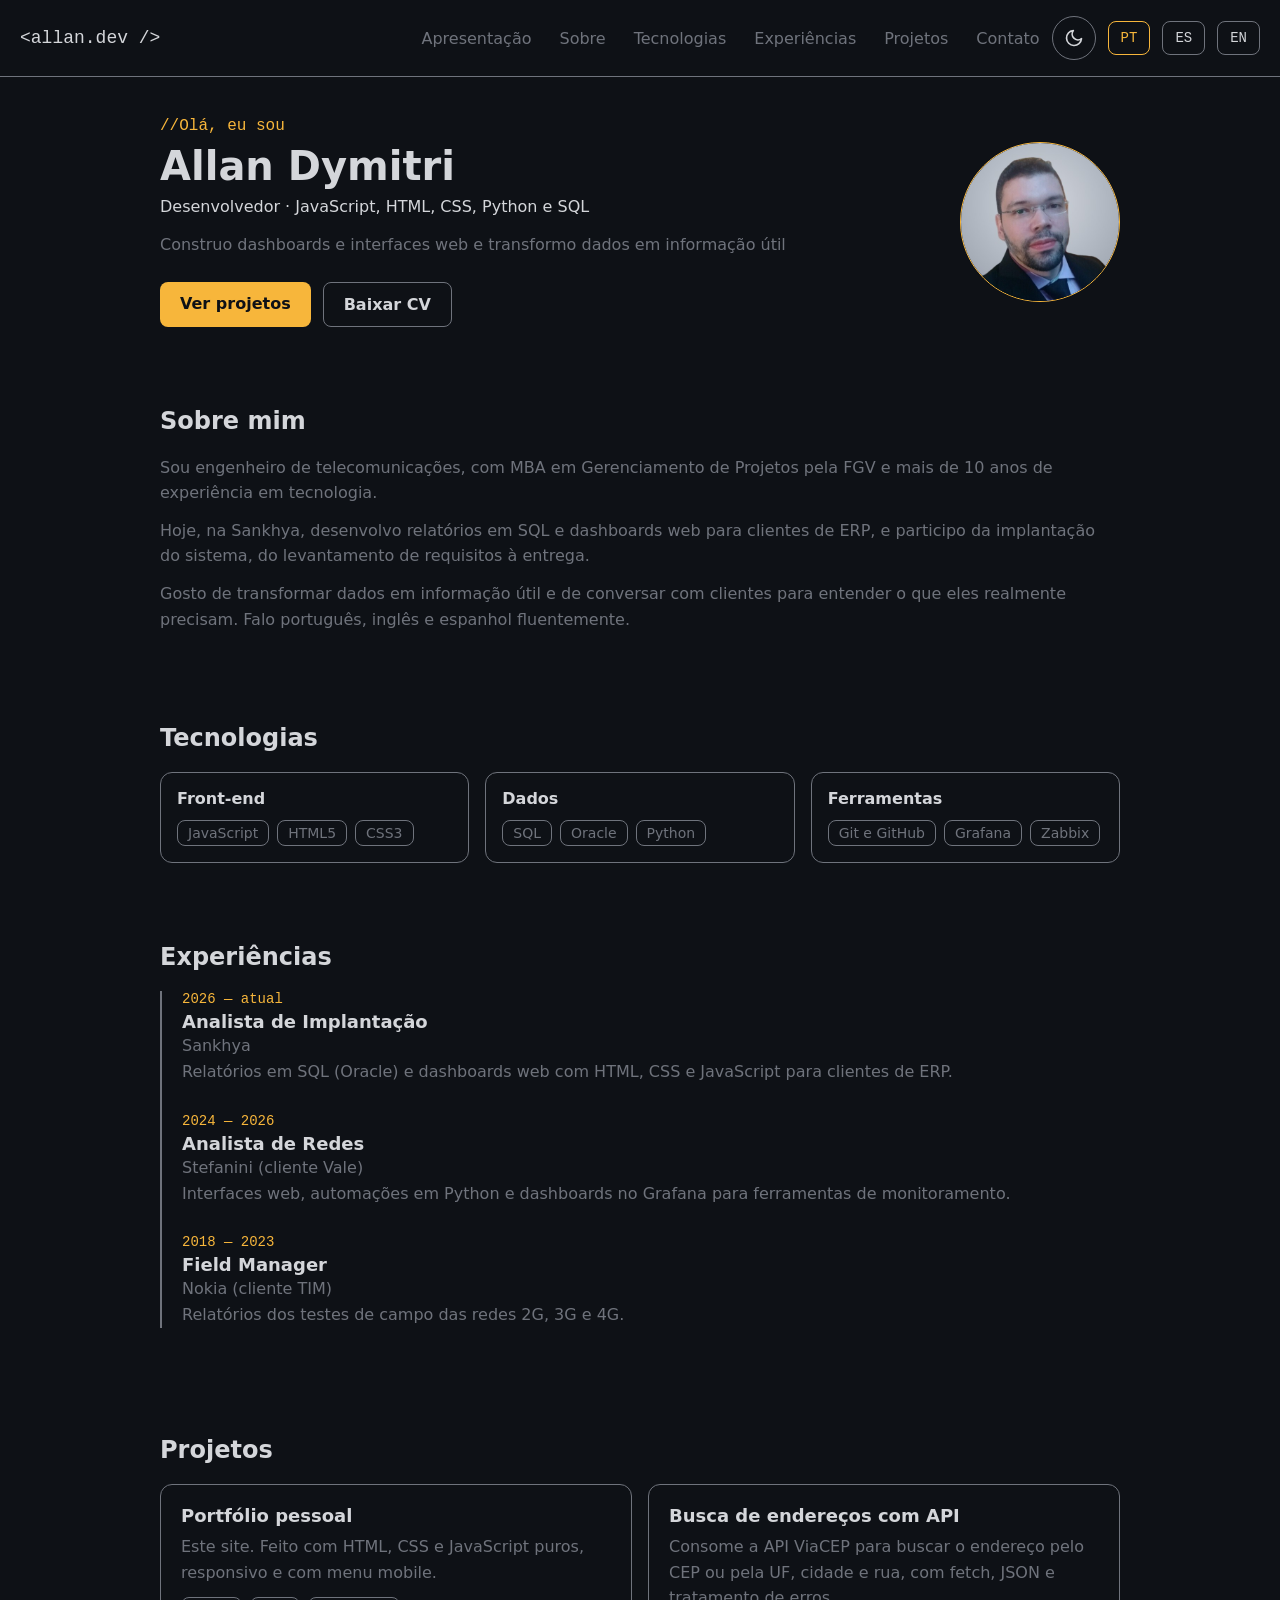
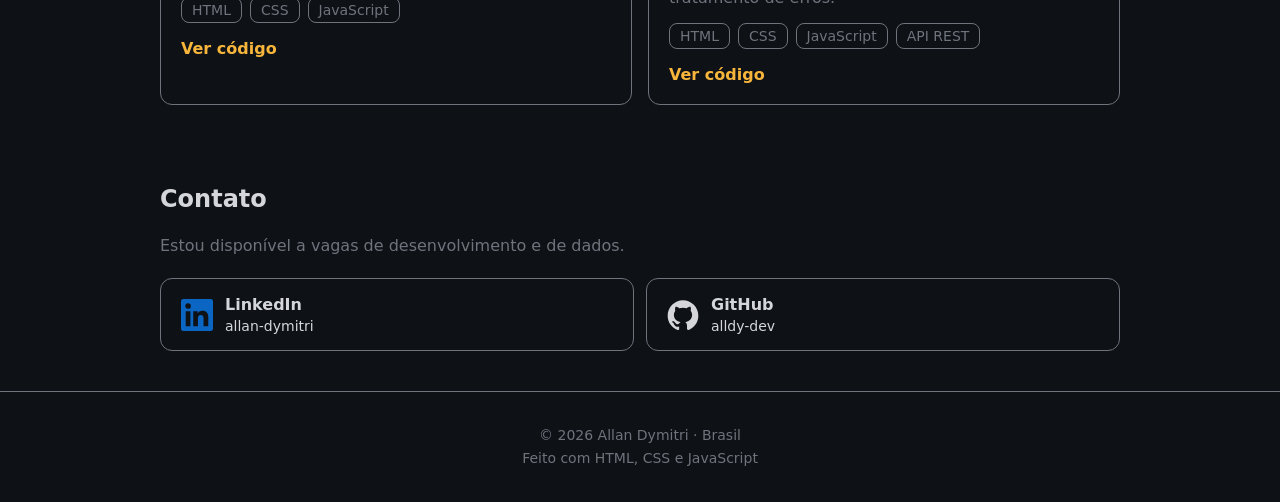
<file: index.html>
<!DOCTYPE html>
<html lang="pt-BR">

<head>
    <meta charset="UTF-8">
    <meta name="viewport" content="width=device-width, initial-scale=1.0">
    <meta name="description"
        content="Portfólio de Allan Dymitri, desenvolvedor com foco em JavaScript, HTML, CSS, Python e SQL.">
    <link rel="stylesheet" href="css/style.css">
    <link rel="icon" href="images/favicon.svg" type="image/svg+xml">
    <title>Allan dev</title>
</head>

<body>
    <header class="header-nav">
        <a href="#begin" class="logo">&lt;allan.dev /&gt;</a>
        <nav class="naveg">
            <ul class="nav-ul-list">
                <!-- i18n is an abbreviation for internationalization -->
                <li><a href="introduction.html" class="header-link" data-i18n="nav.presentation" target="_blank"
                        rel="noopener">Apresentação</a></li>
                <li><a href="#about" class="header-link" data-i18n="nav.about">Sobre</a></li>
                <li><a href="#technology" class="header-link" data-i18n="nav.technology">Tecnologias</a></li>
                <li><a href="#experience" class="header-link" data-i18n="nav.experience">Experiências</a></li>
                <li><a href="#projects" class="header-link" data-i18n="nav.projects">Projetos</a></li>
                <li><a href="#contact" class="header-link" data-i18n="nav.contact">Contato</a></li>
            </ul>
        </nav>
        <button type="button" class="theme-button" aria-label="Alternar entre tema claro e escuro">

            <!-- Moon icon -->
            <svg class="moon-icon" width="20" height="20" viewBox="0 0 24 24" fill="none" stroke="currentColor"
                stroke-width="2" stroke-linecap="round" stroke-linejoin="round" aria-hidden="true">
                <path d="M21 12.8A9 9 0 1 1 11.2 3a7 7 0 0 0 9.8 9.8z" />
            </svg>

            <!-- Sun icon-->
            <svg class="sun-icon" width="20" height="20" viewBox="0 0 24 24" fill="none" stroke="currentColor"
                stroke-width="2" stroke-linecap="round" stroke-linejoin="round" aria-hidden="true">
                <circle cx="12" cy="12" r="4" />
                <path
                    d="M12 2v2M12 20v2M4.9 4.9l1.4 1.4M17.7 17.7l1.4 1.4M2 12h2M20 12h2M4.9 19.1l1.4-1.4M17.7 6.3l1.4-1.4" />
            </svg>

        </button>
        <button type="button" class="lang-button active" data-lang="pt">PT</button>
        <button type="button" class="lang-button" data-lang="es">ES</button>
        <button type="button" class="lang-button" data-lang="en">EN</button>

        <!--Menu button, is showing only in mobile and tablet -->
        <button type="button" class="menu-button" aria-label="Abrir menu">
            <!-- Menu icon-->
            <svg class="menu-icon" width="24" height="24" viewBox="0 0 24 24" fill="none" stroke="currentColor"
                stroke-width="2" stroke-linecap="round" aria-hidden="true">
                <path d="M4 7h16M4 12h16M4 17h16" />
            </svg>
            <!-- Close icon-->
            <svg class="close-icon" width="24" height="24" viewBox="0 0 24 24" fill="none" stroke="currentColor"
                stroke-width="2" stroke-linecap="round" aria-hidden="true">
                <path d="M6 6l12 12M18 6L6 18" />
            </svg>
        </button>
    </header>
    <main>
        <!-- 01. Hero -->
        <section id="begin" class="hero">
            <div class="hero-content">
                <p class="hero-greeting" data-i18n="hero.greeting">//Olá, eu sou</p>
                <h1 class="hero-name">Allan Dymitri</h1>
                <p class="hero-role" data-i18n="hero.role">Desenvolvedor · JavaScript, HTML, CSS, Python e SQL</p>
                <p class="hero-text" data-i18n="hero.text">Construo dashboards e interfaces web e transformo dados em
                    informação útil</p>
                <div class="hero-buttons">
                    <a href="#projects" class="button button-primary" data-i18n="hero.projects">Ver projetos</a>
                    <a href="files_CVs/cv-allan-pt.pdf" class="button button-secondary cv-link" download
                        data-i18n="hero.cv">Baixar CV</a>
                </div>
            </div>

            <img src="images/allan_job.jpg" alt="Foto de Allan Dymitri" class="hero-photo" width="450" height="450">
        </section>

        <!-- 02. About -->
        <section id="about" class="about-section">
            <h2 class="section-title" data-i18n="about.title">Sobre mim</h2>
            <p class="about-text" data-i18n="about.text_01">Sou engenheiro de telecomunicações, com MBA em Gerenciamento
                de Projetos pela FGV e
                mais de 10 anos de experiência em tecnologia.</p>
            <p class="about-text" data-i18n="about.text_02">Hoje, na Sankhya, desenvolvo relatórios em SQL e dashboards
                web para clientes de ERP,
                e participo da implantação do sistema, do levantamento de requisitos à entrega.</p>
            <p class="about-text" data-i18n="about.text_03">Gosto de transformar dados em informação útil e de conversar
                com clientes para
                entender o que eles realmente precisam. Falo português, inglês e espanhol fluentemente.</p>
        </section>

        <!-- 03. Technologies -->
        <section id="technology" class="technology-section">
            <h2 class="section-title" data-i18n="knowledge.technologies_01">Tecnologias</h2>
            <div class="tech-groups">

                <div class="tech-group">
                    <h3 class="tech-group-title">Front-end</h3>
                    <ul class="tech-list">
                        <li>JavaScript</li>
                        <li>HTML5</li>
                        <li>CSS3</li>
                    </ul>
                </div>

                <div class="tech-group">
                    <h3 class="tech-group-title" data-i18n="knowledge.technologies_02">Dados</h3>
                    <ul class="tech-list">
                        <li>SQL</li>
                        <li>Oracle</li>
                        <li>Python</li>
                    </ul>
                </div>

                <div class="tech-group">
                    <h3 class="tech-group-title" data-i18n="knowledge.technologies_03">Ferramentas</h3>
                    <ul class="tech-list">
                        <li data-i18n="knowledge.technologies_04">Git e GitHub</li>
                        <li>Grafana</li>
                        <li>Zabbix</li>
                    </ul>
                </div>
            </div>
        </section>

        <!-- 04. Experience -->
        <section id="experience" class="experience-section">
            <h2 class="section-title" data-i18n="experience.text_01">Experiências</h2>
            <ol class="experience-list">
                <li class="experience-item">
                    <p class="experience-date" data-i18n="experience.text_02">2026 — atual</p>
                    <h3 class="experience-role" data-i18n="experience.text_03">Analista de Implantação</h3>
                    <p class="experience-company">Sankhya</p>
                    <p class="experience-text" data-i18n="experience.text_04">Relatórios em SQL (Oracle) e dashboards
                        web com HTML, CSS e JavaScript
                        para clientes de ERP.</p>
                </li>

                <li class="experience-item">
                    <p class="experience-date">2024 — 2026</p>
                    <h3 class="experience-role" data-i18n="experience.text_05">Analista de Redes</h3>
                    <p class="experience-company" data-i18n="experience.text_06">Stefanini (cliente Vale)</p>
                    <p class="experience-text" data-i18n="experience.text_07">Interfaces web, automações em Python e
                        dashboards no Grafana para
                        ferramentas de monitoramento.</p>
                </li>

                <li class="experience-item">
                    <p class="experience-date">2018 — 2023</p>
                    <h3 class="experience-role">Field Manager</h3>
                    <p class="experience-company" data-i18n="experience.text_08">Nokia (cliente TIM)</p>
                    <p class="experience-text" data-i18n="experience.text_09">Relatórios dos testes de campo das redes
                        2G, 3G e 4G.</p>
                </li>
            </ol>
        </section>

        <!-- 05. Projects -->
        <section id="projects" class="projects-section">
            <h2 class="section-title" data-i18n="projects.text_01">Projetos</h2>

            <div class="projects-list">
                <article class="project-card">
                    <h3 class="project-title" data-i18n="projects.text_02">Portfólio pessoal</h3>
                    <p class="project-text" data-i18n="projects.text_03">Este site. Feito com HTML, CSS e JavaScript
                        puros, responsivo e com menu
                        mobile.</p>
                    <ul class="project-tags">
                        <li>HTML</li>
                        <li>CSS</li>
                        <li>JavaScript</li>
                    </ul>
                    <a href="https://github.com/alldy-dev/alldy-dev.github.io	" class="project-link" target="_blank"
                        rel="noopener" data-i18n="projects.text_04">Ver
                        código</a>
                </article>

                <article class="project-card">
                    <h3 class="project-title" data-i18n="projects.text_05">Busca de endereços com API</h3>
                    <p class="project-text" data-i18n="projects.text_06">Consome a API ViaCEP para buscar o endereço
                        pelo CEP ou pela UF, cidade e rua, com fetch, JSON e tratamento de erros.</p>
                    <ul class="project-tags">
                        <li>HTML</li>
                        <li>CSS</li>
                        <li>JavaScript</li>
                        <li>API REST</li>
                    </ul>
                    <a href="https://github.com/alldy-dev/API-CEP" class="project-link" target="_blank"
                        rel="noopener" data-i18n="projects.text_04">Ver código</a>
                </article>
            </div>
        </section>

        <!-- 06. Contact -->
        <section id="contact" class="contact-section">
            <h2 class="section-title" data-i18n="contact.text_01">Contato</h2>
            <p class="contact-text" data-i18n="contact.text_02">Estou disponível a vagas de desenvolvimento e de dados.
            </p>

            <div class="contact-links">

                <a href="https://www.linkedin.com/in/allan-dymitri-882bbb33/" class="contact-card" target="_blank"
                    rel="noopener">
                    <!-- LinkedIn logo -->
                    <svg class="contact-icon" viewBox="0 0 34 34" width="32" height="32" aria-hidden="true">
                        <path fill="#0a66c2"
                            d="M34 2.5v29a2.5 2.5 0 0 1-2.5 2.5h-29A2.5 2.5 0 0 1 0 31.5v-29A2.5 2.5 0 0 1 2.5 0h29A2.5 2.5 0 0 1 34 2.5M10 13H5v16h5zm.45-5.5a2.88 2.88 0 0 0-2.86-2.9H7.5a2.9 2.9 0 0 0 0 5.8 2.88 2.88 0 0 0 2.95-2.81zM29 19.28c0-4.81-3.06-6.68-6.1-6.68a5.7 5.7 0 0 0-5.06 2.58h-.14V13H13v16h5v-8.51a3.32 3.32 0 0 1 3-3.58h.19c1.59 0 2.77 1 2.77 3.52V29h5z">
                        </path>
                    </svg>
                    <div class="contact-info">
                        <span class="contact-name">LinkedIn</span>
                        <span class="contact-handle">allan-dymitri</span>
                    </div>
                </a>

                <a href="https://github.com/alldy-dev" class="contact-card" target="_blank" rel="noopener">
                    <!-- GitHub logo -->
                    <svg class="contact-icon" viewBox="0 0 24 24" width="32" height="32" fill="currentColor"
                        aria-hidden="true">
                        <path
                            d="M10.226 17.284c-2.965-.36-5.054-2.493-5.054-5.256 0-1.123.404-2.336 1.078-3.144-.292-.741-.247-2.314.09-2.965.898-.112 2.111.36 2.83 1.01.853-.269 1.752-.404 2.853-.404 1.1 0 1.999.135 2.807.382.696-.629 1.932-1.1 2.83-.988.315.606.36 2.179.067 2.942.72.854 1.101 2 1.101 3.167 0 2.763-2.089 4.852-5.098 5.234.763.494 1.28 1.572 1.28 2.807v2.336c0 .674.561 1.056 1.235.786 4.066-1.55 7.255-5.615 7.255-10.646C23.5 6.188 18.334 1 11.978 1 5.62 1 .5 6.188.5 12.545c0 4.986 3.167 9.12 7.435 10.669.606.225 1.19-.18 1.19-.786V20.63a2.9 2.9 0 0 1-1.078.224c-1.483 0-2.359-.808-2.987-2.313-.247-.607-.517-.966-1.034-1.033-.27-.023-.359-.135-.359-.27 0-.27.45-.471.898-.471.652 0 1.213.404 1.797 1.235.45.651.921.943 1.483.943.561 0 .92-.202 1.437-.719.382-.381.674-.718.944-.943">
                        </path>
                    </svg>
                    <div class="contact-info">
                        <span class="contact-name">GitHub</span>
                        <span class="contact-handle">alldy-dev</span>
                    </div>
                </a>

            </div>
        </section>
    </main>

    <footer class="footer-class">
        <p class="footer-text" data-i18n="footer.text_02">© 2026 Allan Dymitri · Brasil</p>
        <p class="footer-text" data-i18n="footer.text_01">Feito com HTML, CSS e JavaScript</p>
    </footer>
    <script src="js/script.js"></script>
</body>

</html>
</file>
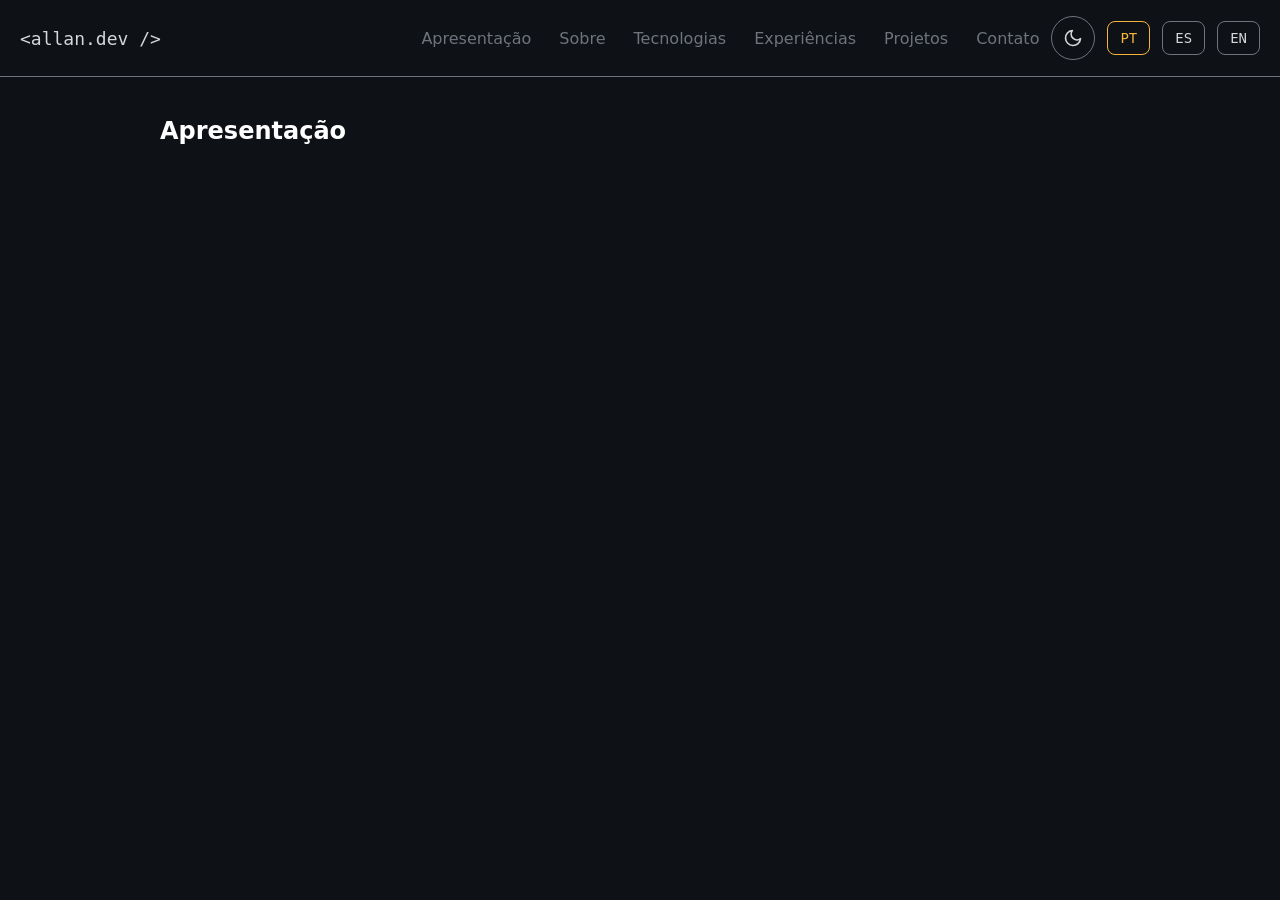
<file: introduction.html>
<!DOCTYPE html>
<html lang="pt-BR">

<head>
    <meta charset="UTF-8">
    <meta name="viewport" content="width=device-width, initial-scale=1.0">
    <title>Apresentação | Allan Dymitri</title>
    <link rel="stylesheet" href="css/style.css">
</head>

<body>
    <header class="header-nav">
        <a href="index.html" class="logo">&lt;allan.dev /&gt;</a>
        <nav class="naveg">
            <ul class="nav-ul-list">
                <!-- i18n is an abbreviation for internationalization -->
                <li><a href="introduction.html" class="header-link" data-i18n="nav.presentation" target="_blank"
                        rel="noopener">Apresentação</a>
                </li>
                <li><a href="index.html#about" class="header-link" data-i18n="nav.about">Sobre</a></li>
                <li><a href="index.html#technology" class="header-link" data-i18n="nav.technology">Tecnologias</a>
                </li>
                <li><a href="index.html#experience" class="header-link" data-i18n="nav.experience">Experiências</a>
                </li>
                <li><a href="index.html#projects" class="header-link" data-i18n="nav.projects">Projetos</a></li>
                <li><a href="index.html#contact" class="header-link" data-i18n="nav.contact">Contato</a></li>
            </ul>
        </nav>
        <button type="button" class="theme-button" aria-label="Alternar entre tema claro e escuro">

            <!-- Moon icon -->
            <svg class="moon-icon" width="20" height="20" viewBox="0 0 24 24" fill="none" stroke="currentColor"
                stroke-width="2" stroke-linecap="round" stroke-linejoin="round" aria-hidden="true">
                <path d="M21 12.8A9 9 0 1 1 11.2 3a7 7 0 0 0 9.8 9.8z" />
            </svg>

            <!-- Sun icon-->
            <svg class="sun-icon" width="20" height="20" viewBox="0 0 24 24" fill="none" stroke="currentColor"
                stroke-width="2" stroke-linecap="round" stroke-linejoin="round" aria-hidden="true">
                <circle cx="12" cy="12" r="4" />
                <path
                    d="M12 2v2M12 20v2M4.9 4.9l1.4 1.4M17.7 17.7l1.4 1.4M2 12h2M20 12h2M4.9 19.1l1.4-1.4M17.7 6.3l1.4-1.4" />
            </svg>

        </button>
        <button type="button" class="lang-button active" data-lang="pt">PT</button>
        <button type="button" class="lang-button" data-lang="es">ES</button>
        <button type="button" class="lang-button" data-lang="en">EN</button>

        <!--Menu button, is showing only in mobile and tablet -->
        <button type="button" class="menu-button" aria-label="Abrir menu">
            <!-- Menu icon-->
            <svg class="menu-icon" width="24" height="24" viewBox="0 0 24 24" fill="none" stroke="currentColor"
                stroke-width="2" stroke-linecap="round" aria-hidden="true">
                <path d="M4 7h16M4 12h16M4 17h16" />
            </svg>
            <!-- Close icon-->
            <svg class="close-icon" width="24" height="24" viewBox="0 0 24 24" fill="none" stroke="currentColor"
                stroke-width="2" stroke-linecap="round" aria-hidden="true">
                <path d="M6 6l12 12M18 6L6 18" />
            </svg>
        </button>
    </header>

    <main>
        <section class="presentation">
            <h1 data-i18n="intro.title">Apresentação</h1>
            <iframe class="intro-video" src="https://www.youtube.com/embed/dUWHdFi4cY0"
                title="Apresentação do portfólio de Allan Dymitri" loading="lazy" allowfullscreen>
            </iframe>
        </section>
    </main>

    <script src="js/script.js"></script>
</body>

</html>
</file>
<file: css/style.css>
/*Make color variable*/
:root {
    --color-background: #0e1116;
    --color-text: #6f737c;
    --color-text-2nd: #d4d6da;
    --color-yellow: #f7b63b;
    --color-white: white;
}

/* Light theme */
.light-theme {
    --color-background: #f6f7f9;
    --color-text: #5b6473;
    --color-text-2nd: #15181e;
    --color-yellow: #b07812;
}

.light-theme .moon-icon {
    display: none;
}

.light-theme .sun-icon {
    display: block;
}

/* reset */
* {
    margin: 0;
    padding: 0;
    box-sizing: border-box;
}

body {
    background-color: var(--color-background);
    color: var(--color-text);
    font-family: system-ui, sans-serif;
}

.header-nav {
    display: flex;
    align-items: center;
    gap: 12px;
    padding: 16px 20px;
    border-bottom: 1px solid var(--color-text);
    position: sticky;
    top: 0;
    background-color: var(--color-background);
}

.logo {
    font-family: monospace, sans-serif;
    font-size: 1.125rem;
    /* 18px */
    color: var(--color-text-2nd);
    text-decoration: none;
}

/*<header> --> <nav> --> <li>*/
.header-link {
    color: var(--color-text);
    text-decoration: none;
    transition: color 0.4s;
}


.naveg {
    display: none;
}

.lang-button {
    display: none;
    /*hidden on mobile*/
    background-color: transparent;
    color: var(--color-text-2nd);
    border: 1px solid var(--color-text);
    padding: 8px 12px;
    border-radius: 8px;
    cursor: pointer;
    font-family: monospace, sans-serif;
    font-size: 0.875rem; /* 14px */
    transition: border-color 0.4s;

}

.lang-button.active {
    border-color: var(--color-yellow);
    color: var(--color-yellow);
}

.sun-icon,
.close-icon {
    display: none;
}

.theme-button {
    margin-left: auto;
}

.theme-button,
.menu-button {
    background-color: transparent;
    color: var(--color-text-2nd);
    border: 1px solid var(--color-text);
    border-radius: 50%;
    width: 44px;
    height: 44px;
    display: flex;
    align-items: center;
    justify-content: center;
    cursor: pointer;
    transition: border-color 0.4s;
}

/*---- Start Mobile menu open ----*/
@media (max-width: 1023px) {
    .menu-open {
        flex-wrap: wrap;
    }

    .menu-open .naveg {
        display: block;
        width: 100%;
        order: 1;
    }

    .menu-open .nav-ul-list {
        list-style: none;
    }

    .menu-open .header-link {
        display: block;
        padding: 12px 0px;
    }

    .menu-open .lang-button {
        display: block;
        order: 2;
    }

    .menu-open .menu-icon {
        display: none;
    }

    .menu-open .close-icon {
        display: block;
    }
}

/*---- End Mobile menu open ----*/


/*---- Start Sections ----*/
section {
    padding: 48px 20px;
    scroll-margin-top: 80px;
}

.section-title {
    color: var(--color-text-2nd);
    font-size: 1.5rem;
    margin-bottom: 20px;
}

.hero-greeting {
    font-family: monospace, sans-serif;
    color: var(--color-yellow);
}

.hero-name {
    color: var(--color-text-2nd);
    font-size: 2.5rem; /* 40px */
    margin: 8px 0px;
}

.hero-role {
    color: var(--color-text-2nd);
}

.hero-text {
    margin: 16px 0px 24px;
    line-height: 1.6;
}

.hero-buttons {
    display: flex;
    gap: 12px;
}

.button {
    padding: 12px 20px;
    border-radius: 8px;
    font-weight: 600;
    text-decoration: none;
}

.button-primary {
    background-color: var(--color-yellow);
    color: var(--color-background);
}

.button-secondary {
    border: 1px solid var(--color-text);
    color: var(--color-text-2nd);
}

.hero-photo {
    display: block;
    width: 160px;
    height: 160px;
    border-radius: 50%;
    border: 1px solid var(--color-yellow);
    margin-top: 32px;
}

.about-text {
    line-height: 1.6;
    margin-bottom: 12px;
}

.tech-group {
    border: 1px solid var(--color-text);
    border-radius: 12px;
    padding: 16px;
    margin-bottom: 12px;
}

.tech-group-title {
    color: var(--color-text-2nd);
    font-size: 1rem;
    margin-bottom: 12px;
}

.tech-list { /*<ul>*/
    display: flex;
    flex-wrap: wrap;
    gap: 8px;
    list-style: none;
}

/* 04. Experience */
.experience-list {
    list-style: none;
    border-left: 2px solid var(--color-text);
    padding-left: 20px;
}

.experience-item {
    margin-bottom: 28px;
}

.experience-date {
    font-family: monospace, sans-serif;
    font-size: 0.875rem;
    color: var(--color-yellow);
}

.experience-role {
    color: var(--color-text-2nd);
    font-size: 1.125rem;
    margin: 4px 0;
}

.experience-text {
    line-height: 1.6;
    margin-top: 4px;
}

/* 05. Projects */
.projects-list {
    display: flex;
    flex-direction: column;
    gap: 16px;
}

.project-card {
    border: 1px solid var(--color-text);
    border-radius: 12px;
    padding: 20px;
}

.project-title {
    color: var(--color-text-2nd);
    font-size: 1.125rem;
    margin-bottom: 8px;
}

.project-text{
    line-height: 1.6;
    margin-bottom: 12px;
}

.project-tags {
    display: flex;
    flex-wrap: wrap;
    gap: 8px;
    list-style: none;
    margin-bottom: 16px;
}

.project-link {
    color: var(--color-yellow);
    font-weight: 600;
    text-decoration: none;
}

.tech-list li,
.project-tags li {
    border: 1px solid var(--color-text);
    border-radius: 8px;
    padding: 4px 10px;
    font-size: 0.875rem; /* 14px */
}

/* 06. Contact */
.contact-text {
    line-height: 1.6;
    margin-bottom: 20px;
}

.contact-links {
    display: flex;
    flex-direction: column;
    gap: 12px;
}

.contact-card {
    display: flex;
    align-items: center;
    gap: 12px;
    border: 1px solid var(--color-text);
    border-radius: 12px;
    padding: 16px 20px;
    text-decoration: none;
    color: var(--color-text-2nd);
}

.contact-info {
    display: flex;
    flex-direction: column;
    gap: 4px;
}



.contact-name {
    color: var(--color-text-2nd);
    font-weight: 600;
}

.contact-handle {
    font-size: 0.875rem; /* 14px */
}

/* Footer */ 
.footer-class {
    border-top: 1px solid var(--color-text);
    padding: 32px 20px;
    text-align: center;
    font-size: 0.875rem; /* 14px */
    line-height: 1.6;
}
/*---- End Sections ----*/


/*---- Start Hovers ----*/
.header-link:hover {
    color: var(--color-yellow);
}

.theme-button:hover,
.menu-button:hover,
.lang-button:hover {
    border-color: var(--color-yellow);
}

.button-primary:hover {
    opacity: 0.6;
}

.button-secondary:hover,
.contact-card:hover {
    border-color: var(--color-yellow);
}

.project-link:hover {
    text-decoration: underline;
    opacity: 0.7;
}
/*---- End Hovers ----*/


/*For Desktop*/
@media (min-width: 1024px) {
    .naveg {
        display: block;
        margin-left: auto;
    }

    /*<ul> of <nav>*/
    .nav-ul-list {
        display: flex;
        gap: 28px;
        list-style: none;
    }

    .theme-button {
        margin-left: 0;
    }

    .lang-button {
        display: block;

    }

    .menu-button {
        display: none;
    }

    section {
        max-width: 1000px;
        margin: auto;
        padding: 40px 20px;
    }

    /* 01. Hero on desktop */
    .hero {
        display: flex;
        align-items: center;
        justify-content: space-between;
        gap: 48px;
    }

    .hero-photo {
        margin-top: 0;

    }

    /* 03. Technologies on desktop */
    .tech-groups {
        display: flex;
        gap: 16px;
    }

    .tech-group {
        flex: 1;
        margin-bottom: 0; 
    }

    /* 05. Projects on desktop*/
    .projects-list {
        flex-direction: row;
    }

    .project-card {
        flex: 1;
    }

    /* 06. Contact on desktop */
    .contact-links {
        flex-direction: row;
    }

    .contact-card {
        flex: 1;
    }
}

/* For introduction.html */
.intro-video {
    margin-top: 30px;
    width: 100%;
    max-width: 900px;
    aspect-ratio: 16 / 9;
    border: 0;
    border-radius: 12px;
}

.presentation > h1 {
    color: var(--color-white);
}
</file>
